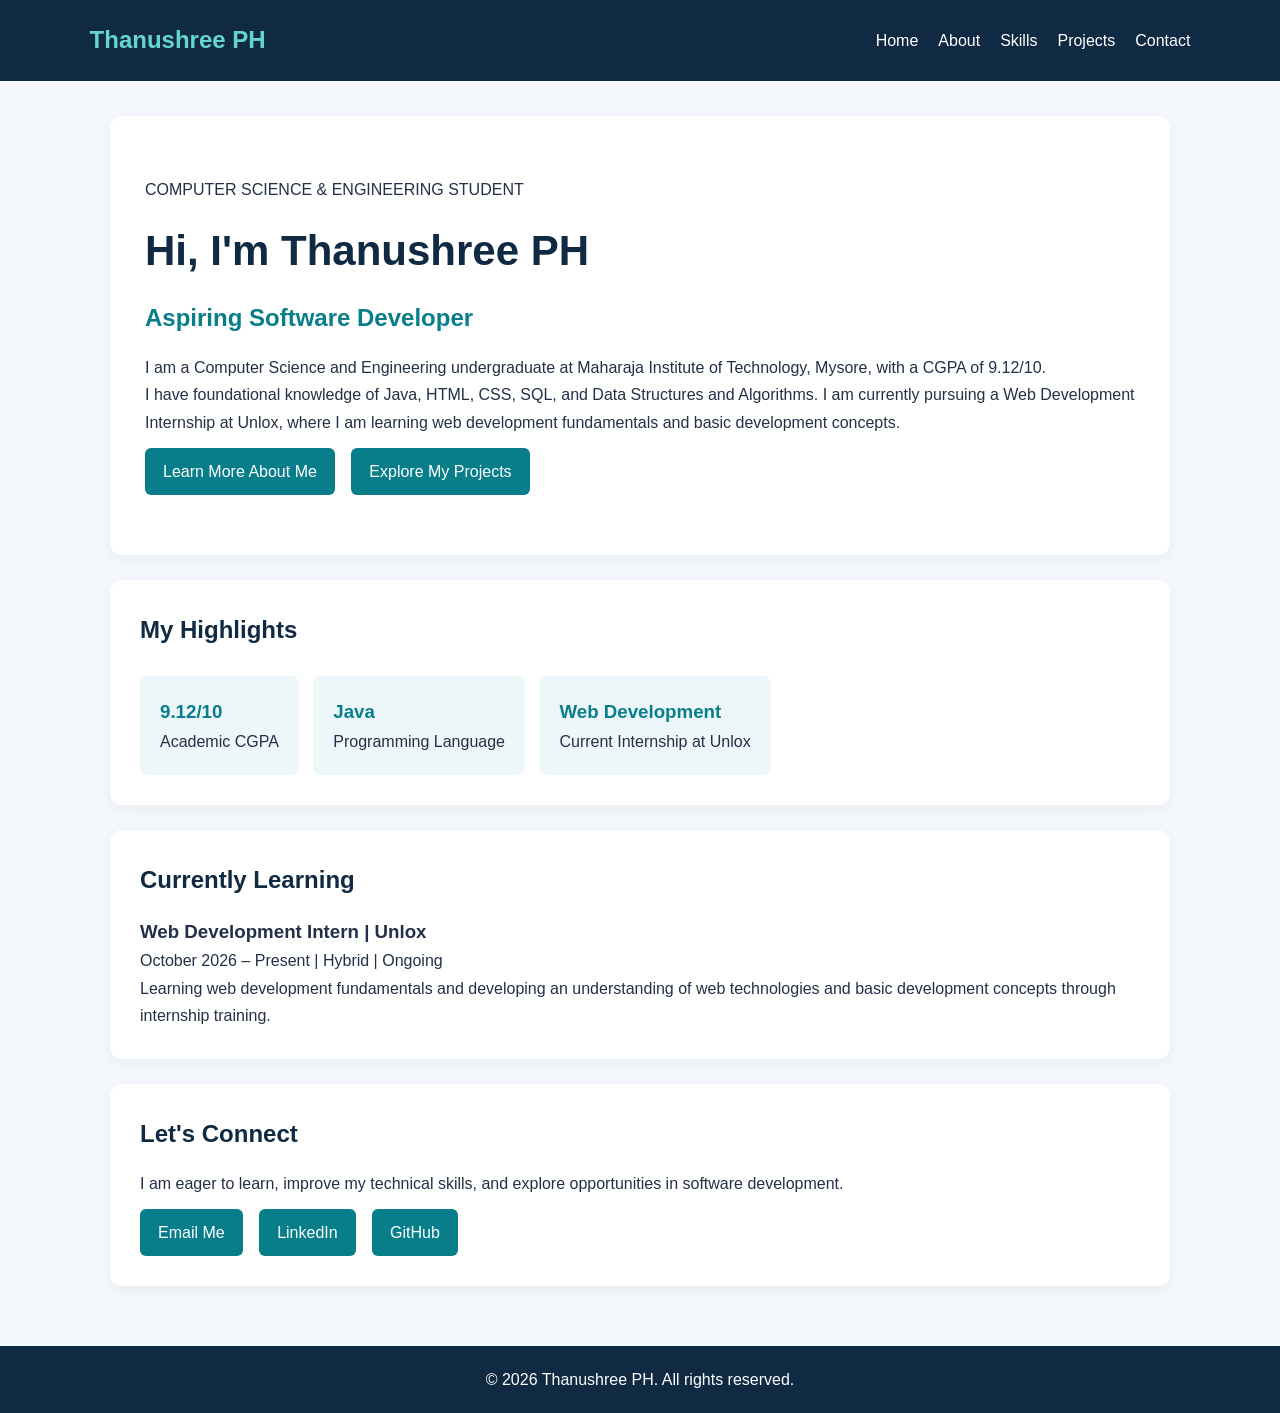
<file: index.html>
<!DOCTYPE html>
<html lang="en">
<head>
    <meta charset="UTF-8">
    <meta name="viewport" content="width=device-width, initial-scale=1.0">
    <title>Thanushree PH | Portfolio</title>
    <link rel="stylesheet" href="style.css">
</head>

<body>

    <!-- Header and Navigation -->
    <header>
        <h2>Thanushree PH</h2>

        <nav>
            <a href="index.html">Home</a>
            <a href="about.html">About</a>
            <a href="skills.html">Skills</a>
            <a href="projects.html">Projects</a>
            <a href="contact.html">Contact</a>
        </nav>
    </header>

    <!-- Main Home Section -->
    <main>
        <section id="home">
            <p>COMPUTER SCIENCE & ENGINEERING STUDENT</p>

            <h1>Hi, I'm Thanushree PH</h1>

            <h2>Aspiring Software Developer</h2>

            <p>
                I am a Computer Science and Engineering undergraduate
                at Maharaja Institute of Technology, Mysore, with a
                CGPA of 9.12/10.
            </p>

            <p>
                I have foundational knowledge of Java, HTML, CSS,
                SQL, and Data Structures and Algorithms. I am
                currently pursuing a Web Development Internship
                at Unlox, where I am learning web development
                fundamentals and basic development concepts.
            </p>

            <a href="about.html">Learn More About Me</a>
            <a href="projects.html">Explore My Projects</a>
        </section>

        <!-- Quick Information -->
        <section id="highlights">
            <h2>My Highlights</h2>

            <article>
                <h3>9.12/10</h3>
                <p>Academic CGPA</p>
            </article>

            <article>
                <h3>Java</h3>
                <p>Programming Language</p>
            </article>

            <article>
                <h3>Web Development</h3>
                <p>Current Internship at Unlox</p>
            </article>
        </section>

        <!-- Current Internship -->
        <section id="internship">
            <h2>Currently Learning</h2>

            <h3>Web Development Intern | Unlox</h3>

            <p>October 2026 – Present | Hybrid | Ongoing</p>

            <p>
                Learning web development fundamentals and
                developing an understanding of web technologies
                and basic development concepts through internship
                training.
            </p>
        </section>

        <!-- Footer -->
        <section id="connect">
            <h2>Let's Connect</h2>

            <p>
                I am eager to learn, improve my technical skills,
                and explore opportunities in software development.
            </p>

            <a href="mailto:thanushreeph14@gmail.com">
                Email Me
            </a>

            <a href="https://www.linkedin.com/in/thanushree-ph"
               target="_blank" rel="noopener noreferrer">
                LinkedIn
            </a>

            <a href="https://github.com/thanushreeph14-del"
               target="_blank" rel="noopener noreferrer">
                GitHub
            </a>
        </section>
    </main>

    <footer>
        <p>&copy; 2026 Thanushree PH. All rights reserved.</p>
    </footer>

</body>
</html>
</file>
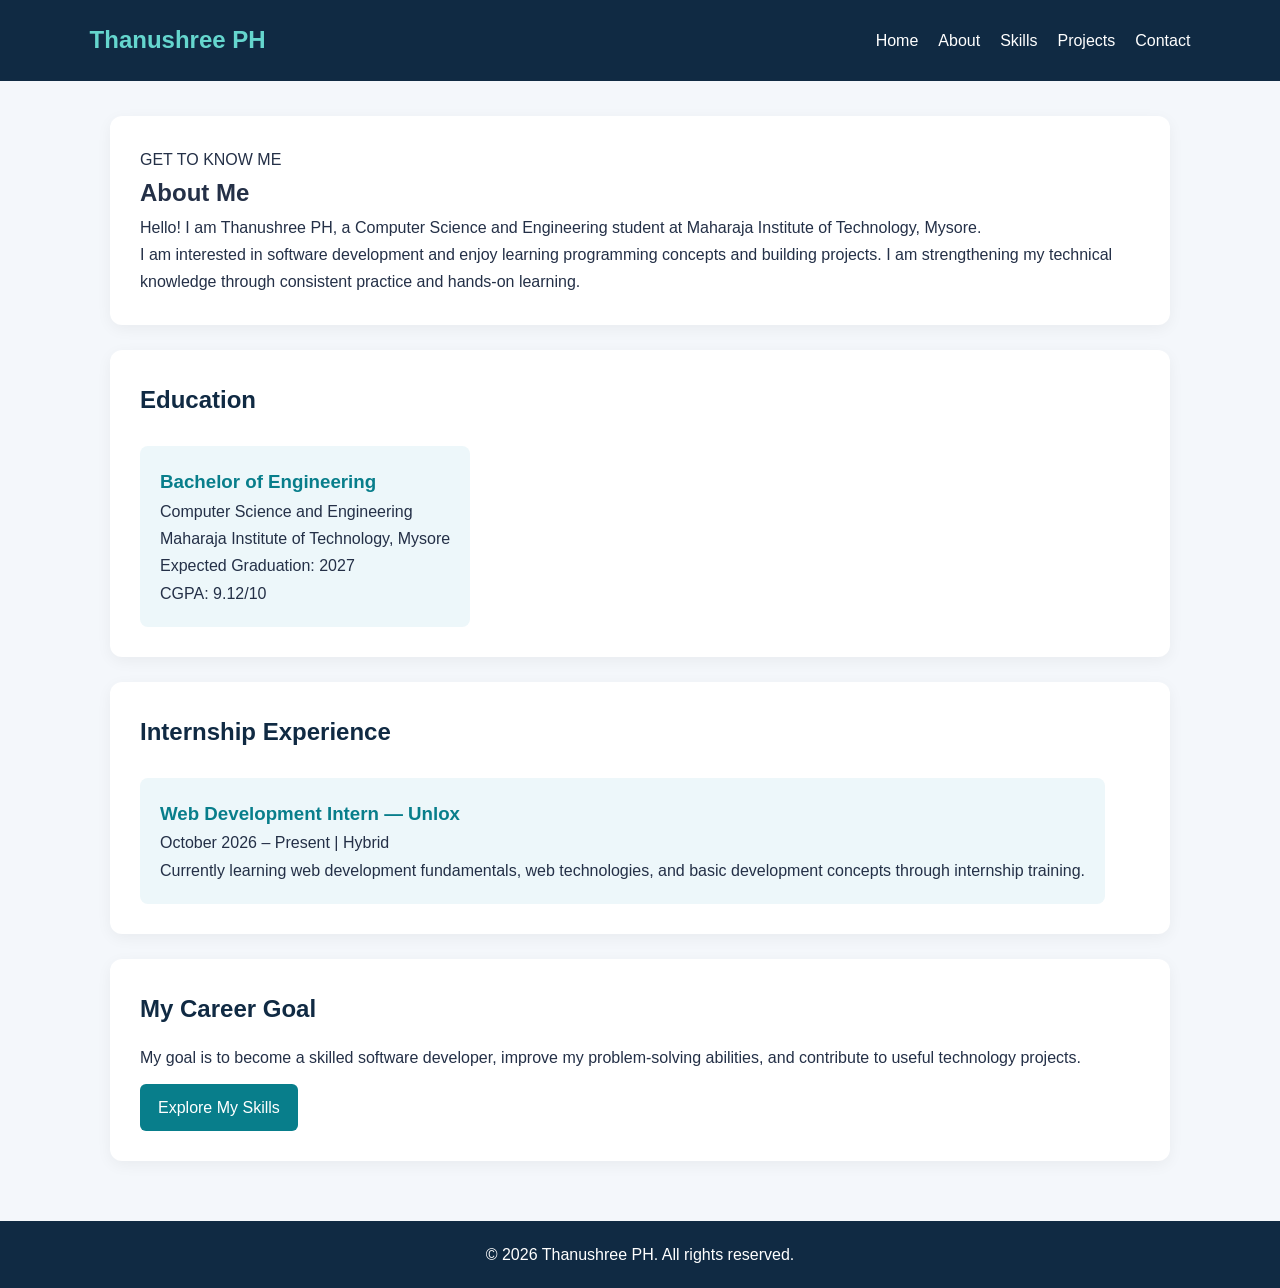
<file: about.html>
<!DOCTYPE html>
<html lang="en">
<head>
    <meta charset="UTF-8">
    <meta name="viewport" content="width=device-width, initial-scale=1.0">
    <title>About | Thanushree PH</title>
    <link rel="stylesheet" href="style.css">
</head>
<body>

    <header>
        <h2>Thanushree PH</h2>

        <nav>
            <a href="index.html">Home</a>
            <a href="about.html">About</a>
            <a href="skills.html">Skills</a>
            <a href="projects.html">Projects</a>
            <a href="contact.html">Contact</a>
        </nav>
    </header>

    <main>
        <section>
            <p>GET TO KNOW ME</p>
            <h1>About Me</h1>

            <p>
                Hello! I am Thanushree PH, a Computer Science
                and Engineering student at Maharaja Institute
                of Technology, Mysore.
            </p>

            <p>
                I am interested in software development and
                enjoy learning programming concepts and
                building projects. I am strengthening my
                technical knowledge through consistent
                practice and hands-on learning.
            </p>
        </section>

        <section>
            <h2>Education</h2>

            <article>
                <h3>Bachelor of Engineering</h3>
                <p>Computer Science and Engineering</p>
                <p>Maharaja Institute of Technology, Mysore</p>
                <p>Expected Graduation: 2027</p>
                <p>CGPA: 9.12/10</p>
            </article>
        </section>

        <section>
            <h2>Internship Experience</h2>

            <article>
                <h3>Web Development Intern — Unlox</h3>
                <p>October 2026 – Present | Hybrid</p>

                <p>
                    Currently learning web development
                    fundamentals, web technologies, and
                    basic development concepts through
                    internship training.
                </p>
            </article>
        </section>

        <section>
            <h2>My Career Goal</h2>

            <p>
                My goal is to become a skilled software
                developer, improve my problem-solving
                abilities, and contribute to useful
                technology projects.
            </p>

            <a href="skills.html">Explore My Skills</a>
        </section>
    </main>

    <footer>
        <p>&copy; 2026 Thanushree PH. All rights reserved.</p>
    </footer>

</body>
</html>
</file>
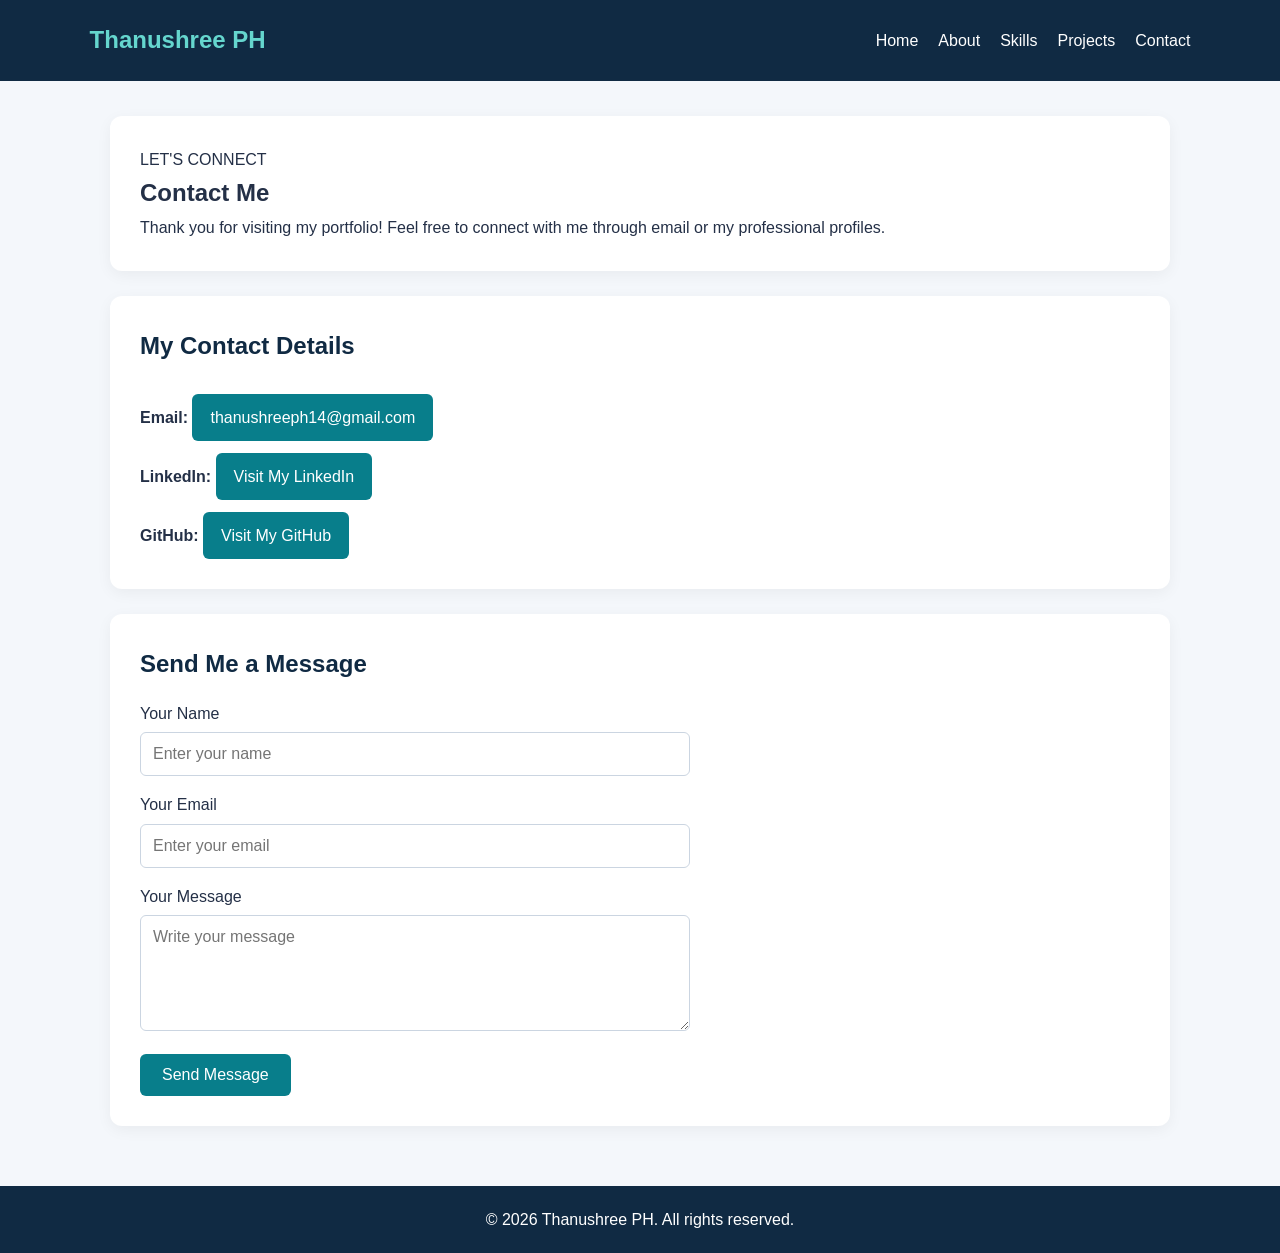
<file: contact.html>
<!DOCTYPE html>
<html lang="en">
<head>
    <meta charset="UTF-8">
    <meta name="viewport" content="width=device-width, initial-scale=1.0">
    <title>Contact | Thanushree PH</title>
    <link rel="stylesheet" href="style.css">
</head>
<body>

    <header>
        <h2>Thanushree PH</h2>

        <nav>
            <a href="index.html">Home</a>
            <a href="about.html">About</a>
            <a href="skills.html">Skills</a>
            <a href="projects.html">Projects</a>
            <a href="contact.html">Contact</a>
        </nav>
    </header>

    <main>
        <section>
            <p>LET'S CONNECT</p>
            <h1>Contact Me</h1>

            <p>
                Thank you for visiting my portfolio!
                Feel free to connect with me through
                email or my professional profiles.
            </p>
        </section>

        <section>
            <h2>My Contact Details</h2>

            <p>
                <strong>Email:</strong>
                <a href="mailto:thanushreeph14@gmail.com">
                    thanushreeph14@gmail.com
                </a>
            </p>

            <p>
                <strong>LinkedIn:</strong>
                <a href="https://www.linkedin.com/in/thanushree-ph"
                   target="_blank" rel="noopener noreferrer">
                    Visit My LinkedIn
                </a>
            </p>

            <p>
                <strong>GitHub:</strong>
                <a href="https://github.com/thanushreeph14-del"
                   target="_blank" rel="noopener noreferrer">
                    Visit My GitHub
                </a>
            </p>
        </section>

        <section>
            <h2>Send Me a Message</h2>

            <form action="mailto:thanushreeph14@gmail.com"
                  method="post" enctype="text/plain">

                <p>
                    <label for="name">Your Name</label>
                </p>
                <input type="text" id="name" name="Name"
                       placeholder="Enter your name" required>

                <p>
                    <label for="email">Your Email</label>
                </p>
                <input type="email" id="email" name="Email"
                       placeholder="Enter your email" required>

                <p>
                    <label for="message">Your Message</label>
                </p>
                <textarea id="message" name="Message"
                          rows="5"
                          placeholder="Write your message"
                          required></textarea>

                <p>
                    <button type="submit">Send Message</button>
                </p>
            </form>
        </section>
    </main>

    <footer>
        <p>&copy; 2026 Thanushree PH. All rights reserved.</p>
    </footer>

</body>
</html>
</file>
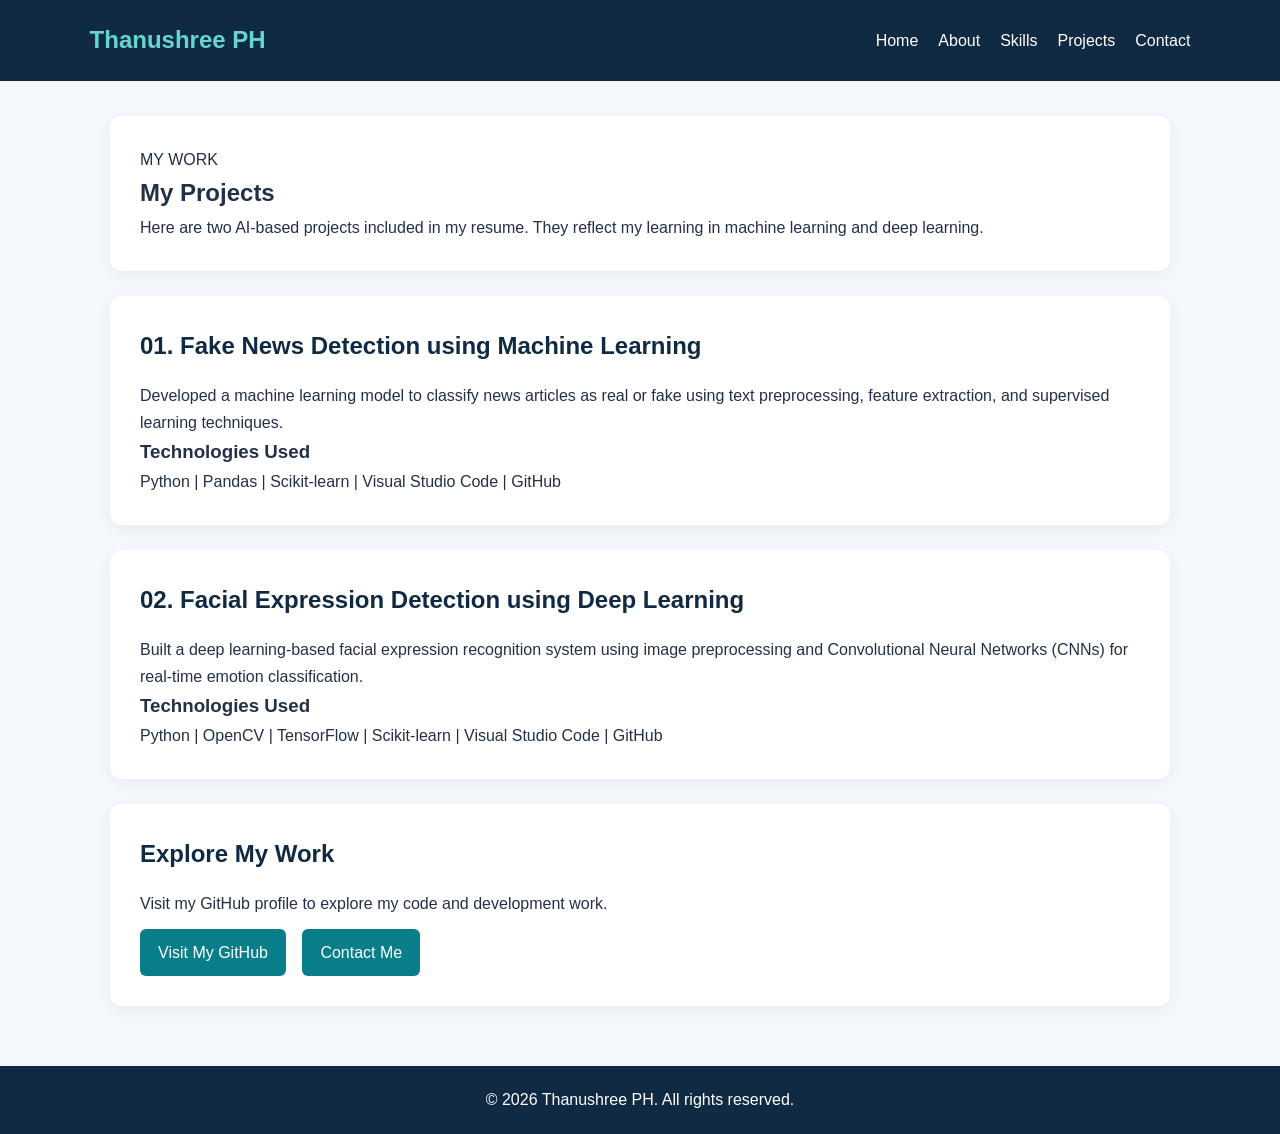
<file: projects.html>
<!DOCTYPE html>
<html lang="en">
<head>
    <meta charset="UTF-8">
    <meta name="viewport" content="width=device-width, initial-scale=1.0">
    <title>Projects | Thanushree PH</title>
    <link rel="stylesheet" href="style.css">
</head>
<body>

    <header>
        <h2>Thanushree PH</h2>

        <nav>
            <a href="index.html">Home</a>
            <a href="about.html">About</a>
            <a href="skills.html">Skills</a>
            <a href="projects.html">Projects</a>
            <a href="contact.html">Contact</a>
        </nav>
    </header>

    <main>
        <section>
            <p>MY WORK</p>
            <h1>My Projects</h1>

            <p>
                Here are two AI-based projects included
                in my resume. They reflect my learning
                in machine learning and deep learning.
            </p>
        </section>

        <section>
            <h2>01. Fake News Detection using Machine Learning</h2>

            <p>
                Developed a machine learning model to classify
                news articles as real or fake using text
                preprocessing, feature extraction, and
                supervised learning techniques.
            </p>

            <h3>Technologies Used</h3>
            <p>
                Python | Pandas | Scikit-learn |
                Visual Studio Code | GitHub
            </p>
        </section>

        <section>
            <h2>02. Facial Expression Detection using Deep Learning</h2>

            <p>
                Built a deep learning-based facial expression
                recognition system using image preprocessing
                and Convolutional Neural Networks (CNNs)
                for real-time emotion classification.
            </p>

            <h3>Technologies Used</h3>
            <p>
                Python | OpenCV | TensorFlow |
                Scikit-learn | Visual Studio Code | GitHub
            </p>
        </section>

        <section>
            <h2>Explore My Work</h2>

            <p>
                Visit my GitHub profile to explore my code
                and development work.
            </p>

            <a href="https://github.com/thanushreeph14-del"
               target="_blank" rel="noopener noreferrer">
                Visit My GitHub
            </a>

            <a href="contact.html">Contact Me</a>
        </section>
    </main>

    <footer>
        <p>&copy; 2026 Thanushree PH. All rights reserved.</p>
    </footer>

</body>
</html>
</file>
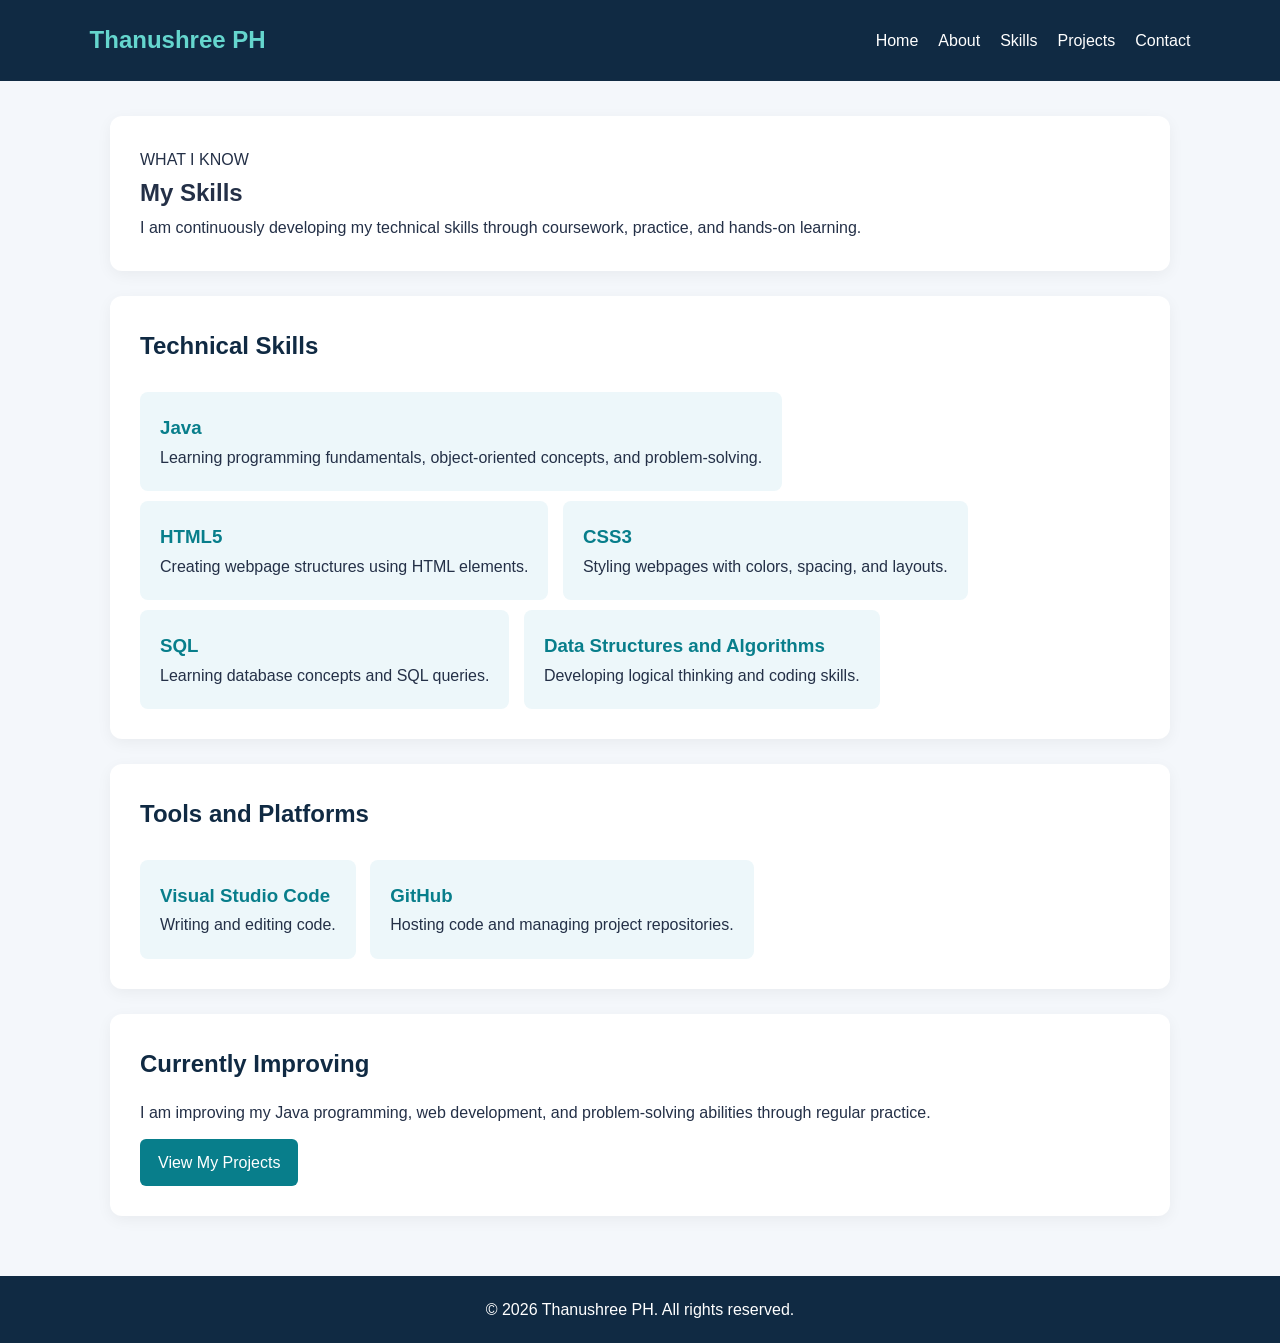
<file: skills.html>
<!DOCTYPE html>
<html lang="en">
<head>
    <meta charset="UTF-8">
    <meta name="viewport" content="width=device-width, initial-scale=1.0">
    <title>Skills | Thanushree PH</title>
    <link rel="stylesheet" href="style.css">
</head>
<body>

    <header>
        <h2>Thanushree PH</h2>

        <nav>
            <a href="index.html">Home</a>
            <a href="about.html">About</a>
            <a href="skills.html">Skills</a>
            <a href="projects.html">Projects</a>
            <a href="contact.html">Contact</a>
        </nav>
    </header>

    <main>
        <section>
            <p>WHAT I KNOW</p>
            <h1>My Skills</h1>

            <p>
                I am continuously developing my technical
                skills through coursework, practice, and
                hands-on learning.
            </p>
        </section>

        <section>
            <h2>Technical Skills</h2>

            <article>
                <h3>Java</h3>
                <p>Learning programming fundamentals,
                object-oriented concepts, and problem-solving.</p>
            </article>

            <article>
                <h3>HTML5</h3>
                <p>Creating webpage structures using HTML elements.</p>
            </article>

            <article>
                <h3>CSS3</h3>
                <p>Styling webpages with colors, spacing, and layouts.</p>
            </article>

            <article>
                <h3>SQL</h3>
                <p>Learning database concepts and SQL queries.</p>
            </article>

            <article>
                <h3>Data Structures and Algorithms</h3>
                <p>Developing logical thinking and coding skills.</p>
            </article>
        </section>

        <section>
            <h2>Tools and Platforms</h2>

            <article>
                <h3>Visual Studio Code</h3>
                <p>Writing and editing code.</p>
            </article>

            <article>
                <h3>GitHub</h3>
                <p>Hosting code and managing project repositories.</p>
            </article>
        </section>

        <section>
            <h2>Currently Improving</h2>

            <p>
                I am improving my Java programming,
                web development, and problem-solving
                abilities through regular practice.
            </p>

            <a href="projects.html">View My Projects</a>
        </section>
    </main>

    <footer>
        <p>&copy; 2026 Thanushree PH. All rights reserved.</p>
    </footer>

</body>
</html>
</file>
<file: style.css>
/* Basic page styling */
* {
    margin: 0;
    padding: 0;
    box-sizing: border-box;
}

body {
    font-family: Arial, sans-serif;
    background-color: #f4f7fb;
    color: #243047;
    line-height: 1.7;
}

/* Navigation bar */
header {
    background-color: #102a43;
    color: white;
    padding: 20px 7%;
    display: flex;
    justify-content: space-between;
    align-items: center;
    flex-wrap: wrap;
    gap: 15px;
}

header h2 {
    color: #65d6ce;
}

nav {
    display: flex;
    flex-wrap: wrap;
    gap: 20px;
}

nav a {
    color: white;
    text-decoration: none;
}

nav a:hover {
    color: #65d6ce;
}

/* Main sections */
main {
    max-width: 1100px;
    margin: auto;
    padding: 35px 20px;
}

section {
    background-color: white;
    padding: 30px;
    margin-bottom: 25px;
    border-radius: 12px;
    box-shadow: 0 4px 15px #0000000d;
}

#home {
    padding: 60px 35px;
}

#home h1 {
    font-size: 42px;
    color: #102a43;
    margin: 12px 0;
}

#home h2 {
    color: #087e8b;
    margin-bottom: 15px;
}

section h2 {
    margin-bottom: 15px;
    color: #102a43;
}

article {
    display: inline-block;
    background-color: #edf7fa;
    padding: 20px;
    margin: 10px 10px 0 0;
    border-radius: 8px;
}

article h3 {
    color: #087e8b;
}

/* Links styled as buttons */
section a {
    display: inline-block;
    margin: 12px 12px 0 0;
    padding: 10px 18px;
    background-color: #087e8b;
    color: white;
    text-decoration: none;
    border-radius: 6px;
}

section a:hover {
    background-color: #102a43;
}

/* Footer */
footer {
    background-color: #102a43;
    color: white;
    text-align: center;
    padding: 20px;
}

/* Mobile-friendly layout */
@media (max-width: 600px) {
    header {
        flex-direction: column;
        align-items: flex-start;
    }

    #home h1 {
        font-size: 30px;
    }

    section {
        padding: 20px;
    }
}

/* Contact form */
input,
textarea {
    width: 100%;
    max-width: 550px;
    padding: 12px;
    margin: 5px 0 15px;
    border: 1px solid #cbd5e1;
    border-radius: 6px;
    font-family: Arial, sans-serif;
    font-size: 16px;
}

textarea {
    resize: vertical;
}

button {
    background-color: #087e8b;
    color: white;
    padding: 12px 22px;
    border: none;
    border-radius: 6px;
    cursor: pointer;
    font-size: 16px;
}

button:hover {
    background-color: #102a43;
}
</file>
